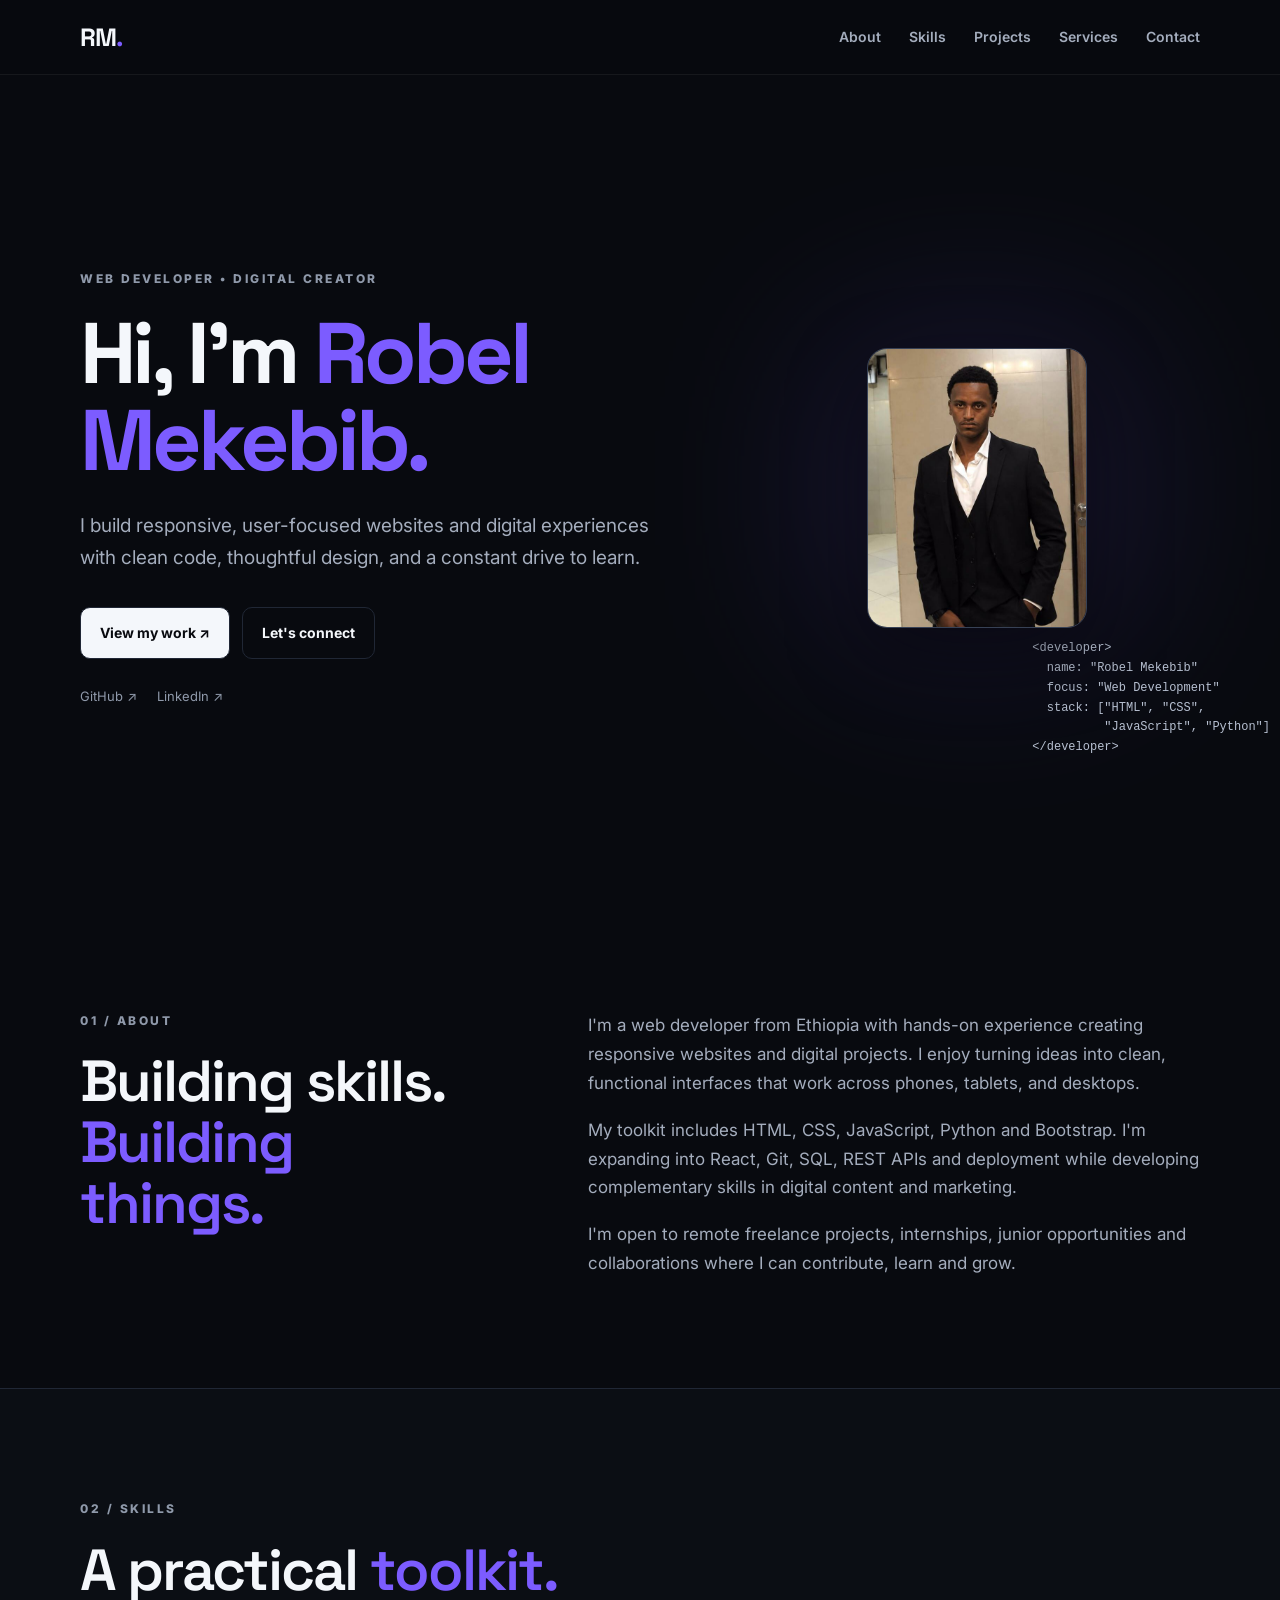
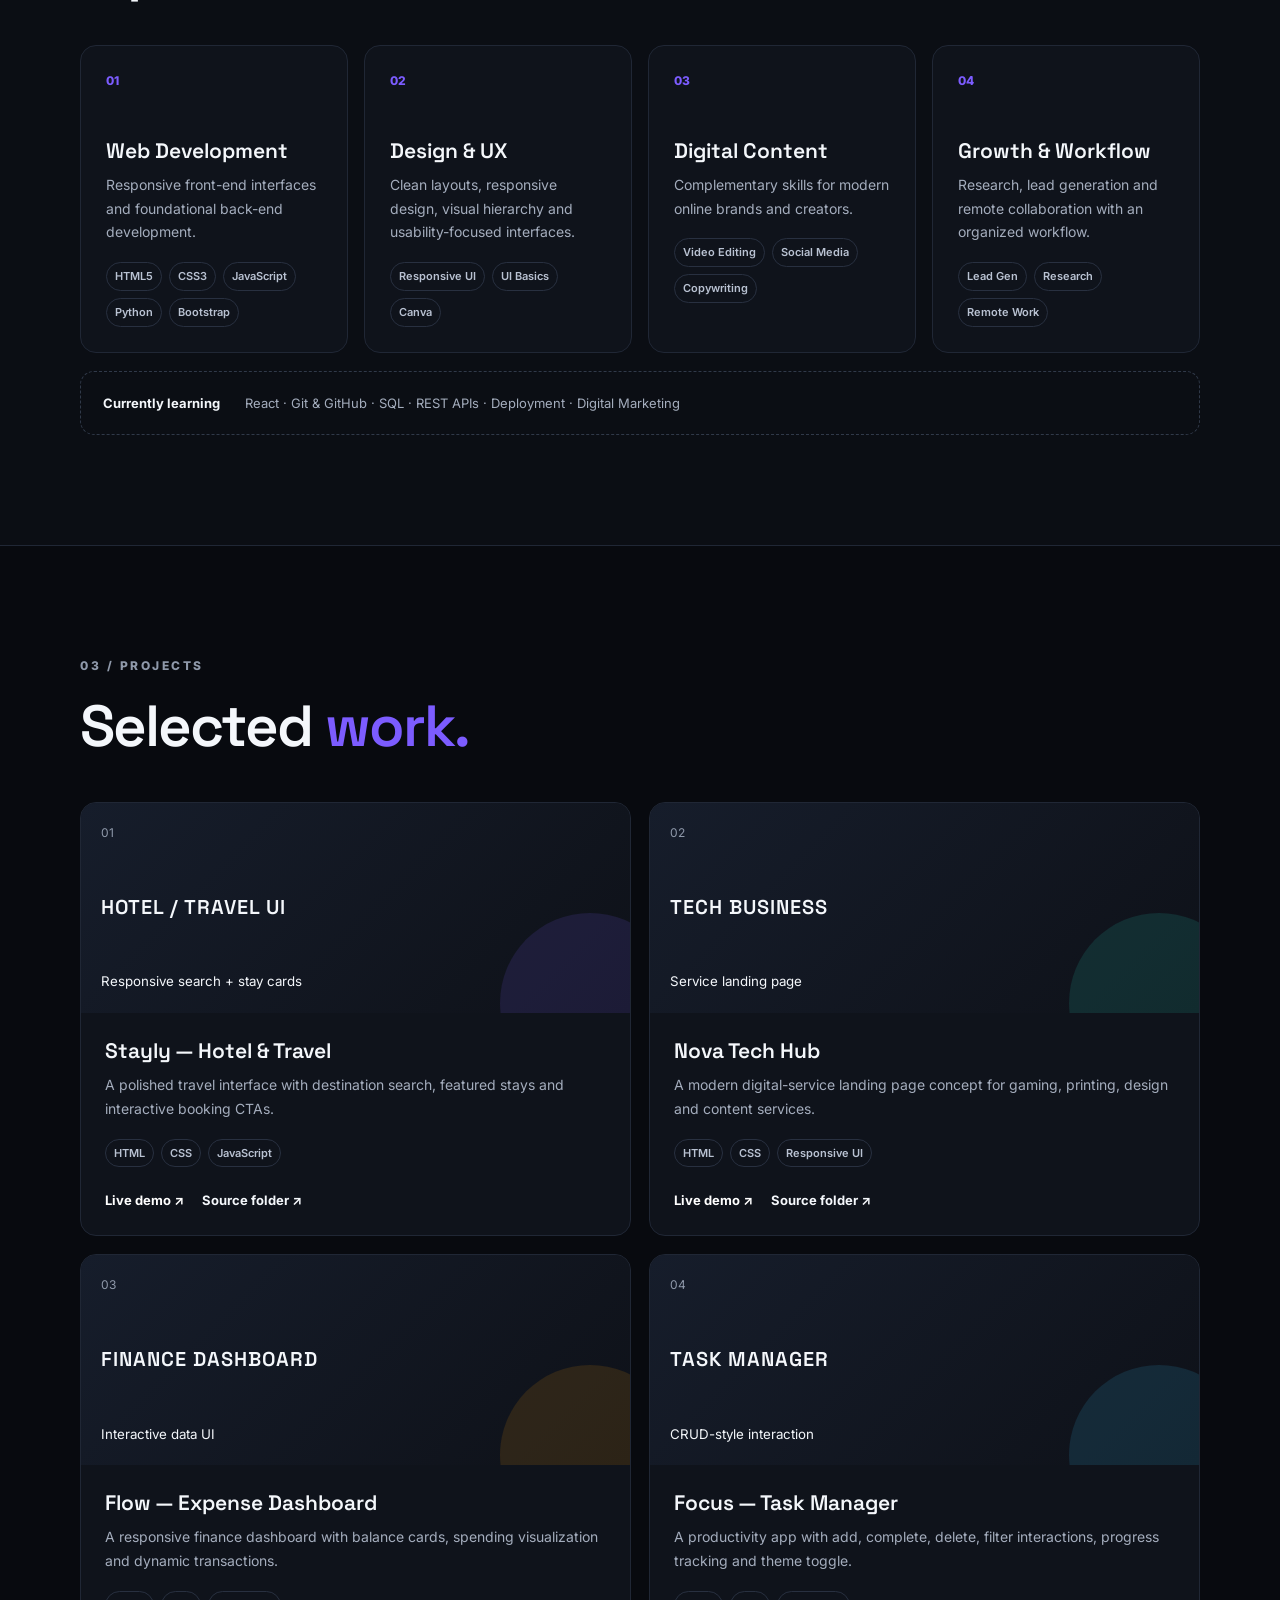
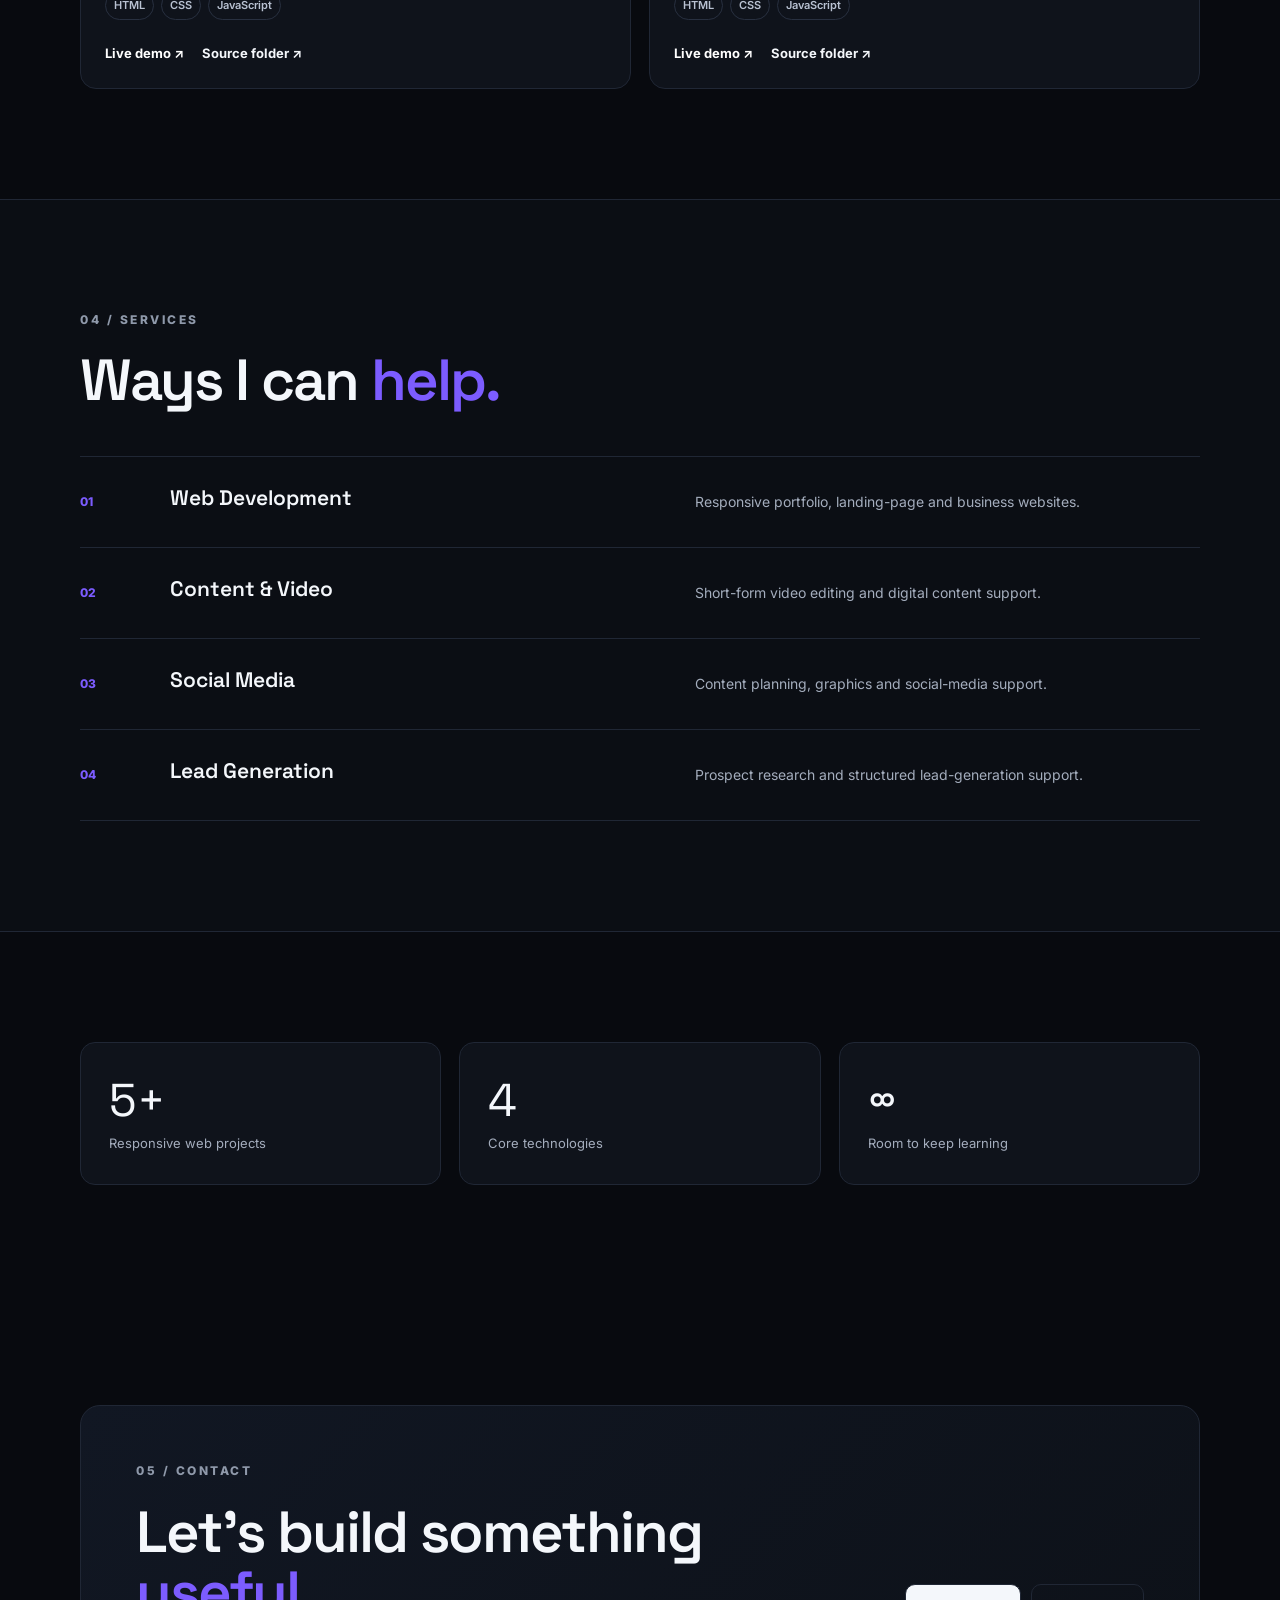
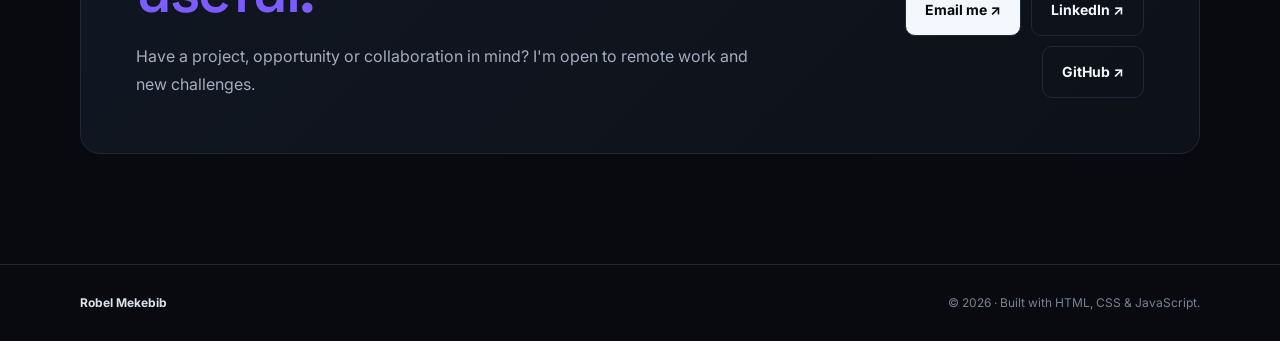
<file: index.html>
<!doctype html>
<html lang="en">
<head>
<meta charset="utf-8"><meta name="viewport" content="width=device-width,initial-scale=1">
<meta name="description" content="Portfolio of Robel Mekebib — web developer and digital creator based in Ethiopia.">
<title>Robel Mekebib — Web Developer</title>
<link rel="preconnect" href="https://fonts.googleapis.com"><link rel="preconnect" href="https://fonts.gstatic.com" crossorigin>
<link href="https://fonts.googleapis.com/css2?family=Inter:wght@400;500;600;700;800&family=Space+Grotesk:wght@500;600;700&display=swap" rel="stylesheet">
<link rel="stylesheet" href="style.css">
</head>
<body>
<header class="nav-wrap"><nav class="nav container">
<a class="brand" href="#home">RM<span>.</span></a>
<button class="menu" aria-label="Open menu" aria-expanded="false"><span></span><span></span><span></span></button>
<div class="nav-links"><a href="#about">About</a><a href="#skills">Skills</a><a href="#projects">Projects</a><a href="#services">Services</a><a href="#contact">Contact</a></div>
</nav></header>
<main>
<section id="home" class="hero section"><div class="container hero-grid">
<div><p class="eyebrow">WEB DEVELOPER • DIGITAL CREATOR</p><h1>Hi, I'm <span>Robel Mekebib.</span></h1>
<p class="hero-lead">I build responsive, user-focused websites and digital experiences with clean code, thoughtful design, and a constant drive to learn.</p>
<div class="actions"><a class="btn primary" href="#projects">View my work ↗</a><a class="btn ghost" href="#contact">Let's connect</a></div>
<div class="quick-links"><a href="https://github.com/robelmekebib" target="_blank">GitHub ↗</a><a href="https://www.linkedin.com/in/robel-mekebib-432105428" target="_blank">LinkedIn ↗</a></div></div>
<div class="hero-card"><div class="glow"></div><img
    src="assets/images/robel.jpg"
    alt="Robel Mekebib"
    class="profile-photo"
>
<div class="code-card"><div class="dots"><i></i><i></i><i></i></div><pre><code>&lt;developer&gt;
  name: "Robel Mekebib"
  focus: "Web Development"
  stack: ["HTML", "CSS",
          "JavaScript", "Python"]
&lt;/developer&gt;</code></pre></div></div>
</div></section>

<section id="about" class="section"><div class="container two-col"><div><p class="eyebrow">01 / ABOUT</p><h2>Building skills.<br><span>Building things.</span></h2></div>
<div class="about-copy"><p>I'm a web developer from Ethiopia with hands-on experience creating responsive websites and digital projects. I enjoy turning ideas into clean, functional interfaces that work across phones, tablets, and desktops.</p>
<p>My toolkit includes HTML, CSS, JavaScript, Python and Bootstrap. I'm expanding into React, Git, SQL, REST APIs and deployment while developing complementary skills in digital content and marketing.</p>
<p>I'm open to remote freelance projects, internships, junior opportunities and collaborations where I can contribute, learn and grow.</p></div></div></section>

<section id="skills" class="section alt"><div class="container"><p class="eyebrow">02 / SKILLS</p><h2>A practical <span>toolkit.</span></h2>
<div class="skill-grid">
<article class="skill-card"><div class="icon">01</div><h3>Web Development</h3><p>Responsive front-end interfaces and foundational back-end development.</p><div class="tags"><b>HTML5</b><b>CSS3</b><b>JavaScript</b><b>Python</b><b>Bootstrap</b></div></article>
<article class="skill-card"><div class="icon">02</div><h3>Design & UX</h3><p>Clean layouts, responsive design, visual hierarchy and usability-focused interfaces.</p><div class="tags"><b>Responsive UI</b><b>UI Basics</b><b>Canva</b></div></article>
<article class="skill-card"><div class="icon">03</div><h3>Digital Content</h3><p>Complementary skills for modern online brands and creators.</p><div class="tags"><b>Video Editing</b><b>Social Media</b><b>Copywriting</b></div></article>
<article class="skill-card"><div class="icon">04</div><h3>Growth & Workflow</h3><p>Research, lead generation and remote collaboration with an organized workflow.</p><div class="tags"><b>Lead Gen</b><b>Research</b><b>Remote Work</b></div></article>
</div><div class="learning"><strong>Currently learning</strong><p>React · Git & GitHub · SQL · REST APIs · Deployment · Digital Marketing</p></div></div></section>

<section id="projects" class="section"><div class="container"><div class="section-head"><div><p class="eyebrow">03 / PROJECTS</p><h2>Selected <span>work.</span></h2></div></div><div class="project-grid"><article class="project"><a class="project-visual web" href="projects/hotel-travel/index.html" target="_blank"><span>01</span><strong>HOTEL / TRAVEL UI</strong><small>Responsive search + stay cards</small></a><div class="project-body"><h3>Stayly — Hotel & Travel</h3><p>A polished travel interface with destination search, featured stays and interactive booking CTAs.</p><div class="tags"><b>HTML</b><b>CSS</b><b>JavaScript</b></div><div class="project-links"><a href="projects/hotel-travel/index.html" target="_blank">Live demo ↗</a><a href="projects/hotel-travel/" target="_blank">Source folder ↗</a></div></div></article><article class="project"><a class="project-visual business" href="projects/nova-tech-hub/index.html" target="_blank"><span>02</span><strong>TECH BUSINESS</strong><small>Service landing page</small></a><div class="project-body"><h3>Nova Tech Hub</h3><p>A modern digital-service landing page concept for gaming, printing, design and content services.</p><div class="tags"><b>HTML</b><b>CSS</b><b>Responsive UI</b></div><div class="project-links"><a href="projects/nova-tech-hub/index.html" target="_blank">Live demo ↗</a><a href="projects/nova-tech-hub/" target="_blank">Source folder ↗</a></div></div></article><article class="project"><a class="project-visual portfolio" href="projects/expense-dashboard/index.html" target="_blank"><span>03</span><strong>FINANCE DASHBOARD</strong><small>Interactive data UI</small></a><div class="project-body"><h3>Flow — Expense Dashboard</h3><p>A responsive finance dashboard with balance cards, spending visualization and dynamic transactions.</p><div class="tags"><b>HTML</b><b>CSS</b><b>JavaScript</b></div><div class="project-links"><a href="projects/expense-dashboard/index.html" target="_blank">Live demo ↗</a><a href="projects/expense-dashboard/" target="_blank">Source folder ↗</a></div></div></article><article class="project"><a class="project-visual python" href="projects/task-manager/index.html" target="_blank"><span>04</span><strong>TASK MANAGER</strong><small>CRUD-style interaction</small></a><div class="project-body"><h3>Focus — Task Manager</h3><p>A productivity app with add, complete, delete, filter interactions, progress tracking and theme toggle.</p><div class="tags"><b>HTML</b><b>CSS</b><b>JavaScript</b></div><div class="project-links"><a href="projects/task-manager/index.html" target="_blank">Live demo ↗</a><a href="projects/task-manager/" target="_blank">Source folder ↗</a></div></div></article></div></div></section>
<section id="services" class="section alt"><div class="container"><p class="eyebrow">04 / SERVICES</p><h2>Ways I can <span>help.</span></h2>
<div class="service-list"><div><span>01</span><h3>Web Development</h3><p>Responsive portfolio, landing-page and business websites.</p></div>
<div><span>02</span><h3>Content & Video</h3><p>Short-form video editing and digital content support.</p></div>
<div><span>03</span><h3>Social Media</h3><p>Content planning, graphics and social-media support.</p></div>
<div><span>04</span><h3>Lead Generation</h3><p>Prospect research and structured lead-generation support.</p></div></div></div></section>

<section class="section"><div class="container stats"><div><strong>5+</strong><span>Responsive web projects</span></div><div><strong>4</strong><span>Core technologies</span></div><div><strong>∞</strong><span>Room to keep learning</span></div></div></section>
<section id="contact" class="section contact"><div class="container contact-box"><div><p class="eyebrow">05 / CONTACT</p><h2>Let's build something <span>useful.</span></h2><p>Have a project, opportunity or collaboration in mind? I'm open to remote work and new challenges.</p></div>
<div class="contact-actions"><a class="btn primary" href="mailto:robelmk20@gmail.com">Email me ↗</a><a class="btn ghost" href="https://www.linkedin.com/in/robel-mekebib-432105428" target="_blank">LinkedIn ↗</a><a class="btn ghost" href="https://github.com/robelmekebib" target="_blank">GitHub ↗</a></div></div></section>
</main>
<footer><div class="container footer"><strong>Robel Mekebib</strong><span>© <span id="year"></span> · Built with HTML, CSS & JavaScript.</span></div></footer>
<script src="script.js"></script></body></html>
</file>
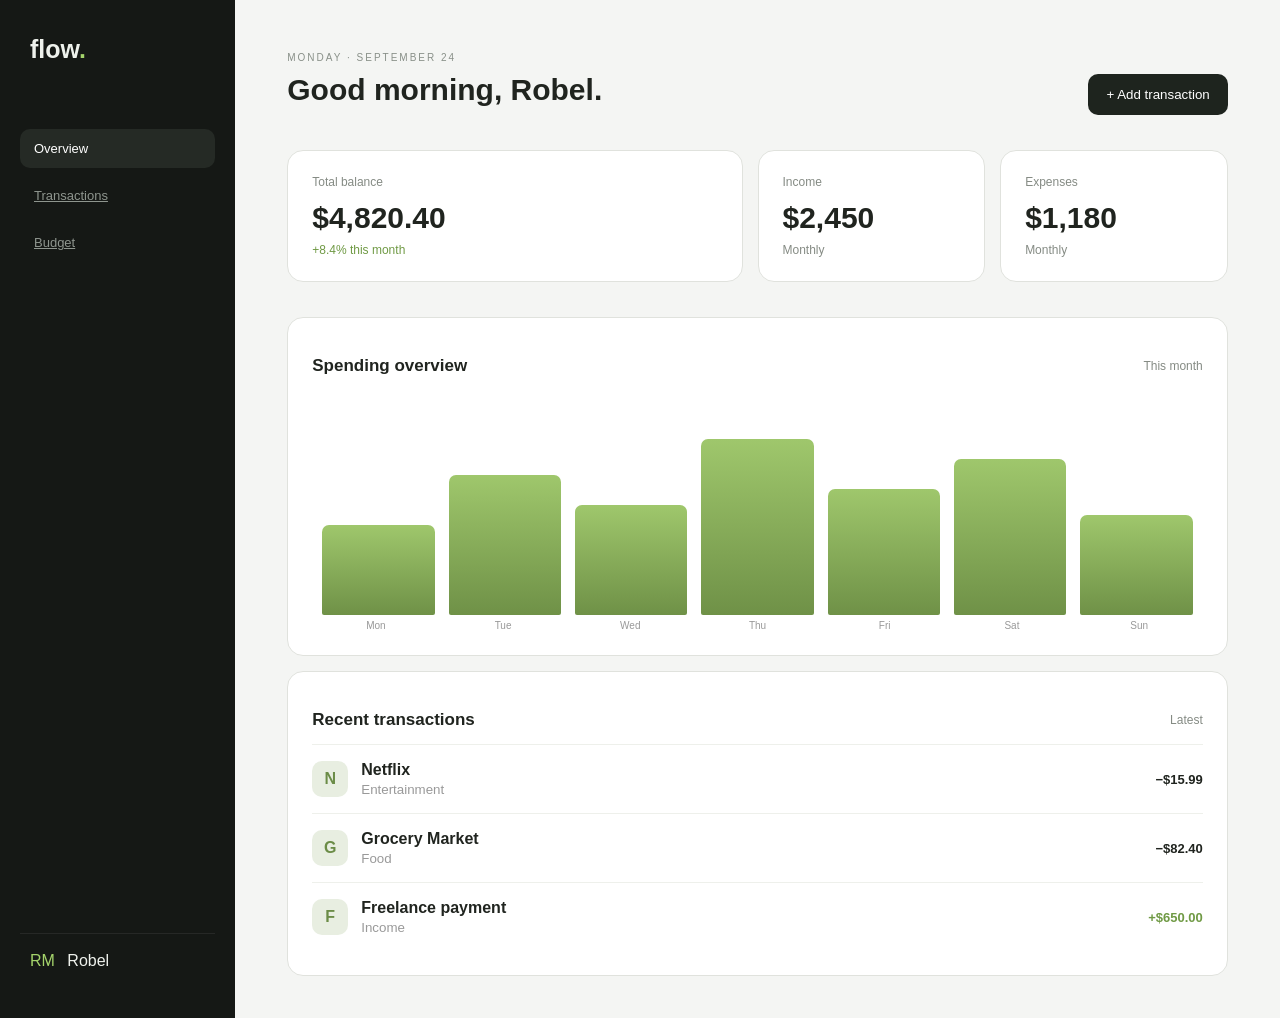
<file: projects/expense-dashboard/index.html>
<!doctype html><html><head><meta charset="utf-8"><meta name="viewport" content="width=device-width,initial-scale=1"><title>Flow — Expense Dashboard</title><link rel="stylesheet" href="style.css"></head><body><div class="app"><aside><div class="brand">flow<span>.</span></div><nav><a class="active">Overview</a><a href="#transactions">Transactions</a><a href="#budget">Budget</a></nav><div class="user">RM <span>Robel</span></div></aside><main><div class="top"><div><p>MONDAY · SEPTEMBER 24</p><h1>Good morning, Robel.</h1></div><button id="add">+ Add transaction</button></div><section class="stats"><div><small>Total balance</small><strong>$4,820.40</strong><span>+8.4% this month</span></div><div><small>Income</small><strong>$2,450</strong><span>Monthly</span></div><div><small>Expenses</small><strong>$1,180</strong><span>Monthly</span></div></section><section class="panel" id="budget"><div class="head"><h2>Spending overview</h2><span>This month</span></div><div class="bars"><i style="height:45%"></i><i style="height:70%"></i><i style="height:55%"></i><i style="height:88%"></i><i style="height:63%"></i><i style="height:78%"></i><i style="height:50%"></i></div><div class="legend"><span>Mon</span><span>Tue</span><span>Wed</span><span>Thu</span><span>Fri</span><span>Sat</span><span>Sun</span></div></section><section class="panel" id="transactions"><div class="head"><h2>Recent transactions</h2><span>Latest</span></div><div id="list"><div class="tx"><div class="avatar">N</div><div><b>Netflix</b><small>Entertainment</small></div><strong>−$15.99</strong></div><div class="tx"><div class="avatar">G</div><div><b>Grocery Market</b><small>Food</small></div><strong>−$82.40</strong></div><div class="tx"><div class="avatar">F</div><div><b>Freelance payment</b><small>Income</small></div><strong class="income">+$650.00</strong></div></div></section></main></div><script>document.getElementById('add').onclick=()=>{const x=document.createElement('div');x.className='tx';x.innerHTML='<div class="avatar">+</div><div><b>New transaction</b><small>Demo entry</small></div><strong>−$25.00</strong>';document.getElementById('list').prepend(x)}</script></body></html>
</file>
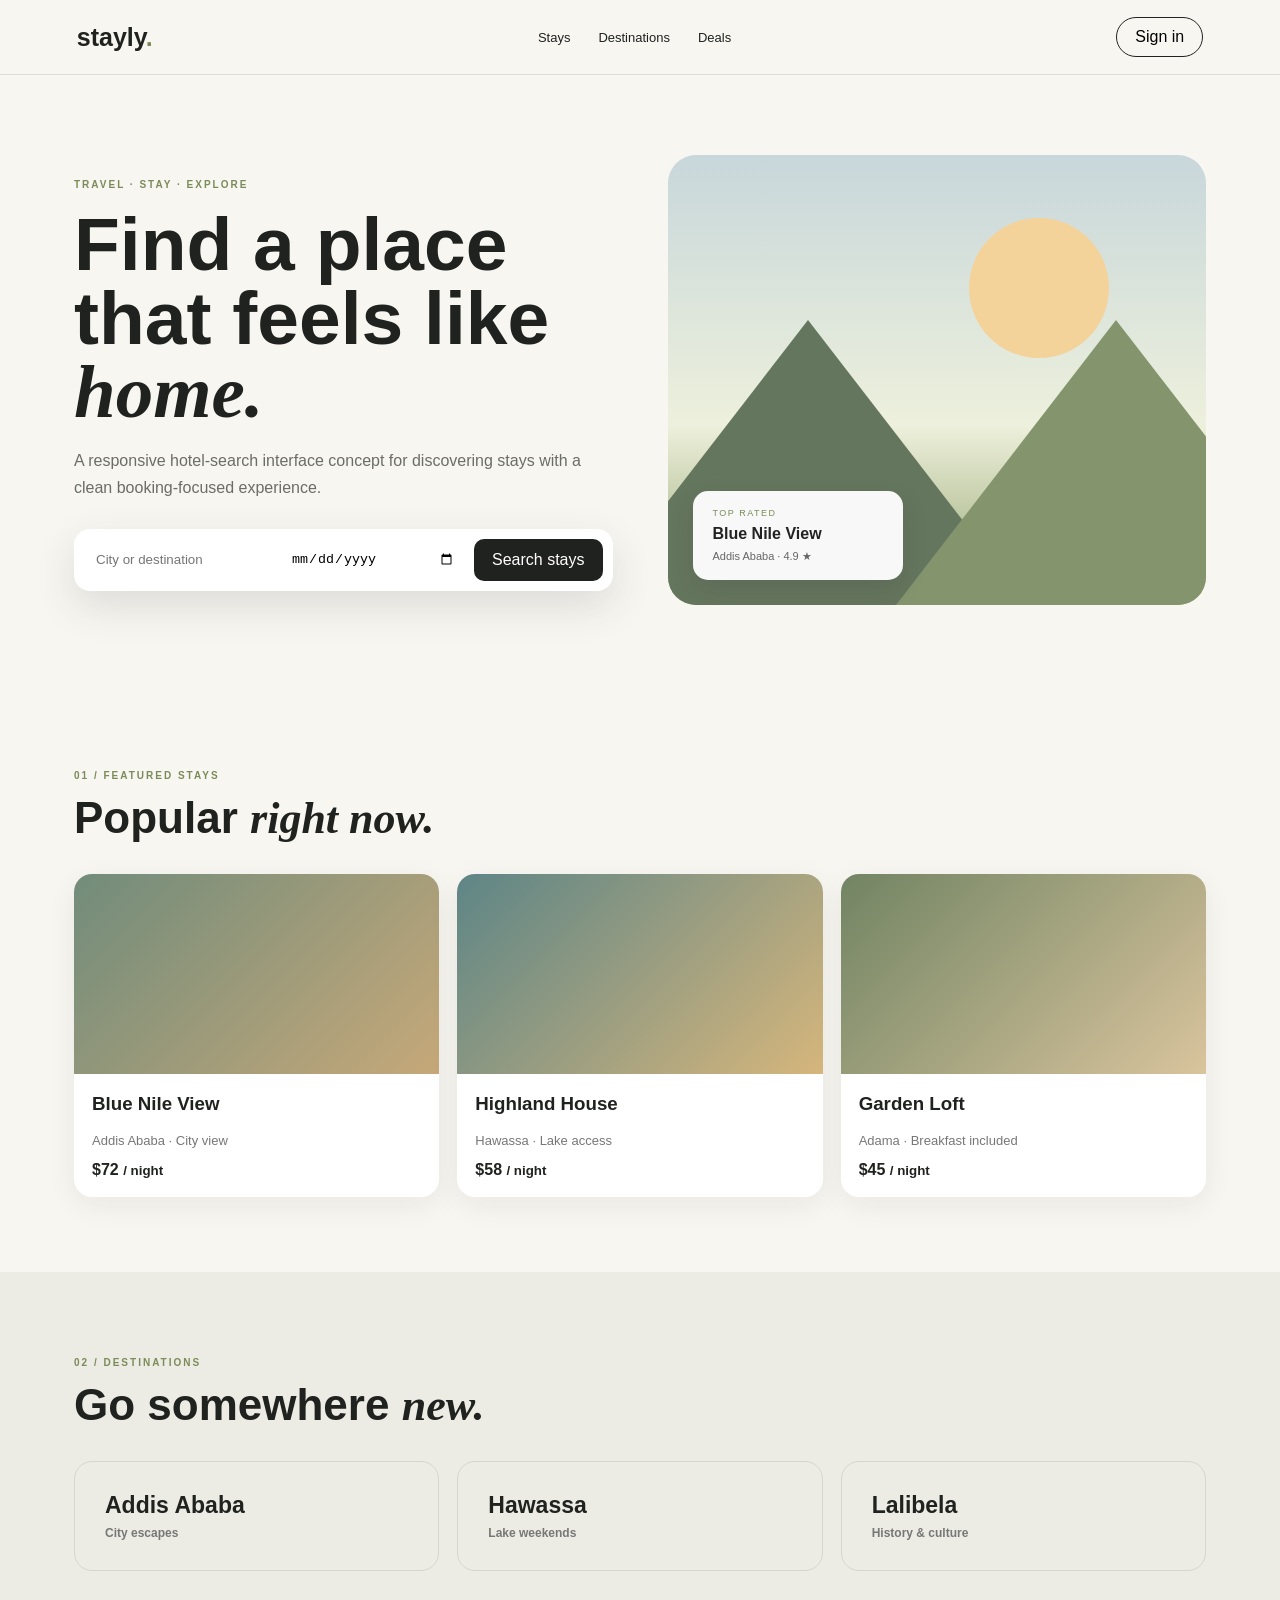
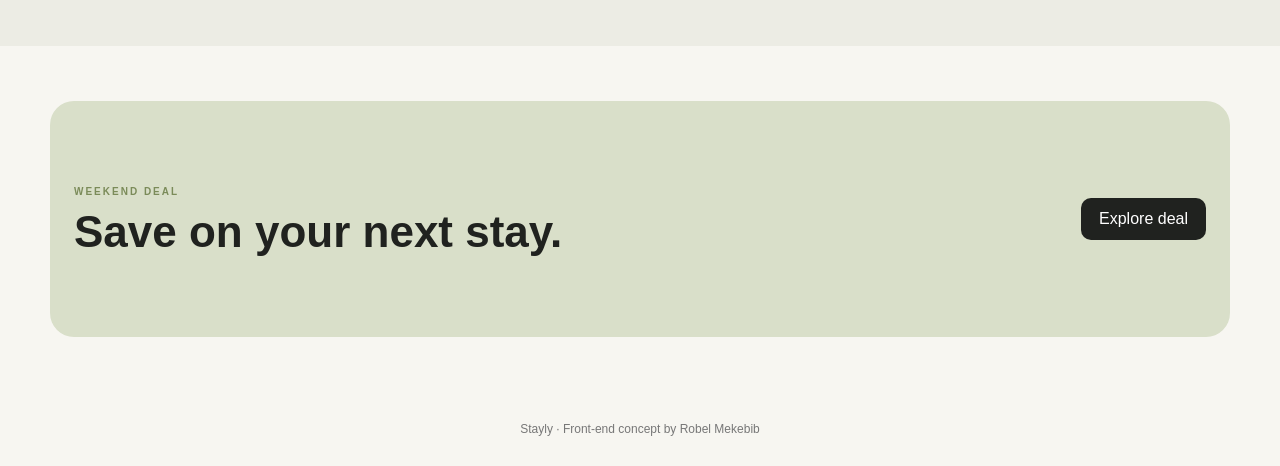
<file: projects/hotel-travel/index.html>
<!doctype html><html><head><meta charset="utf-8"><meta name="viewport" content="width=device-width,initial-scale=1"><title>Stayly — Hotel & Travel</title><link rel="stylesheet" href="style.css"></head><body><header><a class="logo">stayly<span>.</span></a><nav><a href="#stays">Stays</a><a href="#destinations">Destinations</a><a href="#deals">Deals</a></nav><button id="sign">Sign in</button></header><main><section class="hero"><div><p class="eyebrow">TRAVEL · STAY · EXPLORE</p><h1>Find a place that feels like <em>home.</em></h1><p class="lead">A responsive hotel-search interface concept for discovering stays with a clean booking-focused experience.</p><div class="search"><input id="where" placeholder="City or destination"><input type="date"><button id="search">Search stays</button></div></div><div class="art"><div class="sun"></div><div class="mountain a"></div><div class="mountain b"></div><div class="card">TOP RATED<strong>Blue Nile View</strong><small>Addis Ababa · 4.9 ★</small></div></div></section><section id="stays"><p class="eyebrow">01 / FEATURED STAYS</p><h2>Popular <em>right now.</em></h2><div class="grid"><article><div class="pic one"></div><h3>Blue Nile View</h3><p>Addis Ababa · City view</p><b>$72 <small>/ night</small></b></article><article><div class="pic two"></div><h3>Highland House</h3><p>Hawassa · Lake access</p><b>$58 <small>/ night</small></b></article><article><div class="pic three"></div><h3>Garden Loft</h3><p>Adama · Breakfast included</p><b>$45 <small>/ night</small></b></article></div></section><section id="destinations" class="dest"><p class="eyebrow">02 / DESTINATIONS</p><h2>Go somewhere <em>new.</em></h2><div class="grid"><div>Addis Ababa<small>City escapes</small></div><div>Hawassa<small>Lake weekends</small></div><div>Lalibela<small>History & culture</small></div></div></section><section id="deals" class="cta"><div><p class="eyebrow">WEEKEND DEAL</p><h2>Save on your next stay.</h2></div><button id="deal">Explore deal</button></section></main><footer>Stayly · Front-end concept by Robel Mekebib</footer><script src="script.js"></script></body></html>
</file>
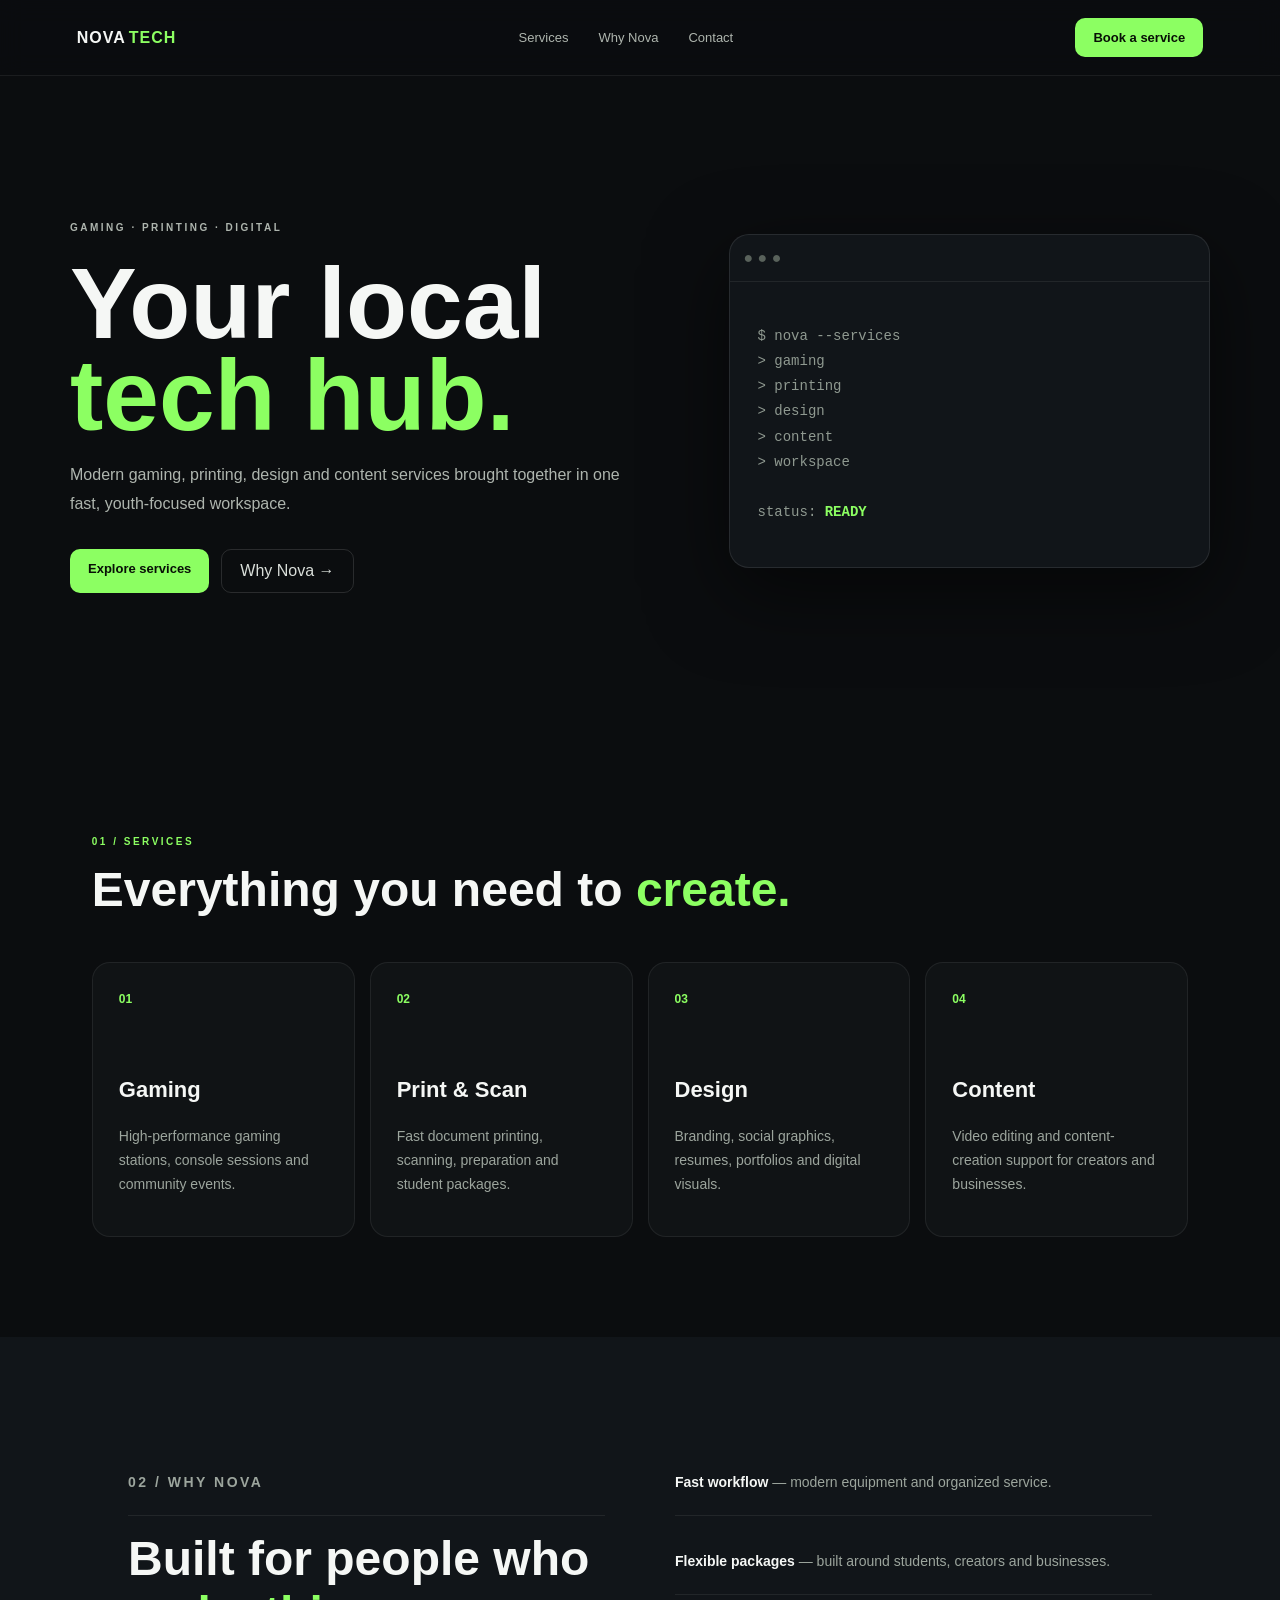
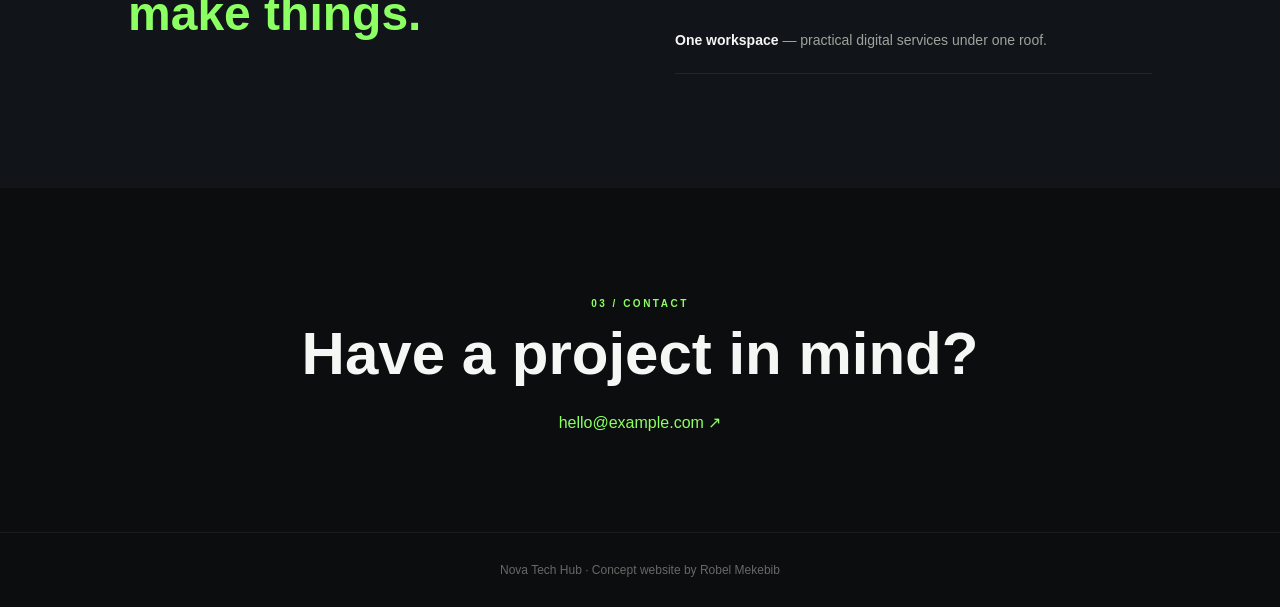
<file: projects/nova-tech-hub/index.html>
<!doctype html><html><head><meta charset="utf-8"><meta name="viewport" content="width=device-width,initial-scale=1"><title>Nova Tech Hub</title><link rel="stylesheet" href="style.css"></head><body><header><a class="logo">NOVA<span>TECH</span></a><nav><a href="#services">Services</a><a href="#why">Why Nova</a><a href="#contact">Contact</a></nav><a class="navbtn" href="#contact">Book a service</a></header><main><section class="hero"><div><p class="eyebrow">GAMING · PRINTING · DIGITAL</p><h1>Your local <span>tech hub.</span></h1><p>Modern gaming, printing, design and content services brought together in one fast, youth-focused workspace.</p><div class="buttons"><a class="primary" href="#services">Explore services</a><a class="secondary" href="#why">Why Nova →</a></div></div><div class="terminal"><div class="bar">● ● ●</div><pre>$ nova --services
> gaming
> printing
> design
> content
> workspace

status: <b>READY</b></pre></div></section><section id="services"><p class="eyebrow">01 / SERVICES</p><h2>Everything you need to <span>create.</span></h2><div class="grid"><article><b>01</b><h3>Gaming</h3><p>High-performance gaming stations, console sessions and community events.</p></article><article><b>02</b><h3>Print & Scan</h3><p>Fast document printing, scanning, preparation and student packages.</p></article><article><b>03</b><h3>Design</h3><p>Branding, social graphics, resumes, portfolios and digital visuals.</p></article><article><b>04</b><h3>Content</h3><p>Video editing and content-creation support for creators and businesses.</p></article></div></section><section id="why" class="why"><div><p class="eyebrow">02 / WHY NOVA</p><h2>Built for people who <span>make things.</span></h2></div><div><p><strong>Fast workflow</strong> — modern equipment and organized service.</p><p><strong>Flexible packages</strong> — built around students, creators and businesses.</p><p><strong>One workspace</strong> — practical digital services under one roof.</p></div></section><section id="contact" class="contact"><p class="eyebrow">03 / CONTACT</p><h2>Have a project in mind?</h2><a href="mailto:hello@example.com">hello@example.com ↗</a></section></main><footer>Nova Tech Hub · Concept website by Robel Mekebib</footer></body></html>
</file>
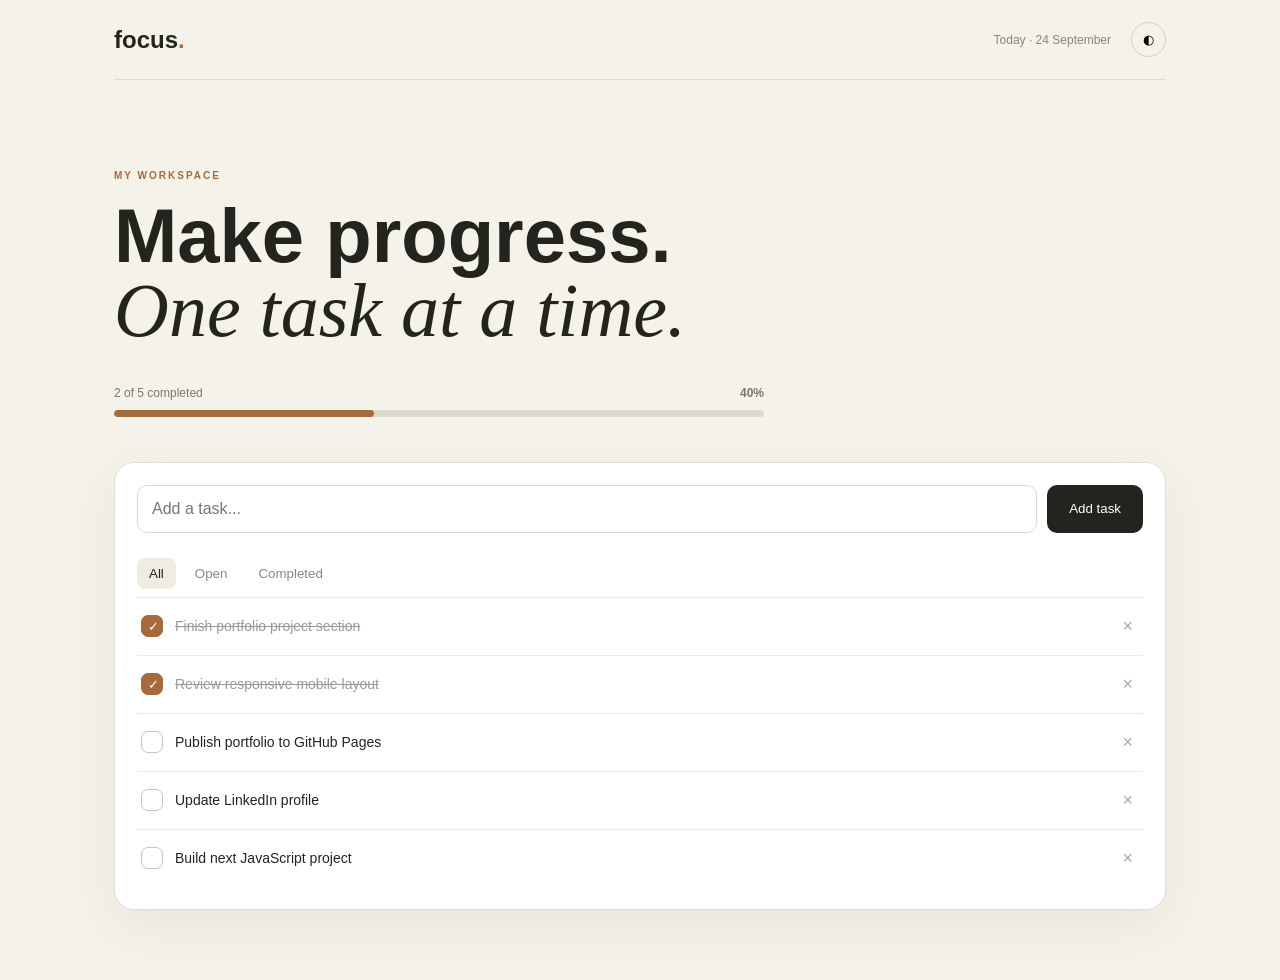
<file: projects/task-manager/index.html>
<!doctype html><html><head><meta charset="utf-8"><meta name="viewport" content="width=device-width,initial-scale=1"><title>Focus — Task Manager</title><link rel="stylesheet" href="style.css"></head><body><div class="shell"><header><a class="logo">focus<span>.</span></a><div class="date">Today · 24 September</div><button id="theme">◐</button></header><main><section class="intro"><p class="eyebrow">MY WORKSPACE</p><h1>Make progress.<br><span>One task at a time.</span></h1><div class="progress"><div><span id="count"></span><b id="pct">40%</b></div><div class="track"><i id="bar"></i></div></div></section><section class="task-box"><form id="form"><input id="task" placeholder="Add a task..." autocomplete="off"><button>Add task</button></form><div class="filters"><button class="filter active" data-f="all">All</button><button class="filter" data-f="open">Open</button><button class="filter" data-f="done">Completed</button></div><ul id="tasks"><li class="done"><button class="check">✓</button><span>Finish portfolio project section</span><button class="delete">×</button></li><li class="done"><button class="check">✓</button><span>Review responsive mobile layout</span><button class="delete">×</button></li><li><button class="check"></button><span>Publish portfolio to GitHub Pages</span><button class="delete">×</button></li><li><button class="check"></button><span>Update LinkedIn profile</span><button class="delete">×</button></li><li><button class="check"></button><span>Build next JavaScript project</span><button class="delete">×</button></li></ul></section></main></div><script src="script.js"></script></body></html>
</file>
<file: style.css>
:root{--bg:#080a0f;--surface:#0f131b;--text:#f4f7fb;--muted:#a4adbd;--line:#202735;--accent:#7c5cff;--accent2:#2dd4bf;--max:1120px}*{box-sizing:border-box;margin:0;padding:0}html{scroll-behavior:smooth}body{font-family:Inter,system-ui,sans-serif;background:var(--bg);color:var(--text);line-height:1.7}a{color:inherit;text-decoration:none}.container{width:min(calc(100% - 40px),var(--max));margin:auto}.section{padding:110px 0}.alt{background:#0b0e14;border-block:1px solid var(--line)}.nav-wrap{position:sticky;top:0;z-index:20;background:rgba(8,10,15,.82);backdrop-filter:blur(16px);border-bottom:1px solid #ffffff0f}.nav{height:74px;display:flex;align-items:center;justify-content:space-between}.brand{font:800 25px "Space Grotesk";letter-spacing:-1px}.brand span,h1 span,h2 span{color:var(--accent)}.nav-links{display:flex;gap:28px;color:var(--muted);font-size:14px;font-weight:600}.nav-links a:hover,.quick-links a:hover{color:#fff}.menu{display:none;background:none;border:0}.hero{min-height:calc(100vh - 74px);display:grid;align-items:center}.hero-grid{display:grid;grid-template-columns:1.15fr .85fr;gap:70px;align-items:center}.eyebrow{font-size:12px;letter-spacing:2.5px;color:#8f99aa;font-weight:800;margin-bottom:20px}.hero h1{font:700 clamp(48px,7vw,86px)/1.02 "Space Grotesk";letter-spacing:-4px}.hero-lead{font-size:19px;color:var(--muted);max-width:680px;margin:25px 0 32px}.actions{display:flex;gap:12px;flex-wrap:wrap}.btn{display:inline-flex;padding:13px 19px;border-radius:10px;border:1px solid var(--line);font-weight:700;font-size:14px;transition:.2s}.btn:hover{transform:translateY(-2px);border-color:#46516a}.primary{background:#f4f7fb;color:#080a0f}.ghost{background:transparent}.quick-links{display:flex;gap:20px;margin-top:26px;color:#8f99aa;font-size:13px}.hero-card{position:relative;min-height:460px;display:flex;align-items:center;justify-content:center}.glow{position:absolute;width:280px;height:280px;background:var(--accent);filter:blur(100px);opacity:.18}.profile-photo {
    width: 220px;
    height: 280px;
    object-fit: cover;
    object-position: center;
    border-radius: 20px;
    border: 1px solid #374155;
    box-shadow: 0 25px 80px rgba(0, 0, 0, 0.45);
    position: relative;
    z-index: 3;
}.code-card {
    position: absolute;
    right: -70px;
    bottom: -40px;
    z-index: 2;
}.dots{display:flex;gap:6px;margin-bottom:12px}.dots i{width:7px;height:7px;border-radius:50%;background:#394255}.code-card pre{font:12px/1.65 ui-monospace,monospace;color:#b7c0d1;white-space:pre-wrap}.two-col{display:grid;grid-template-columns:.8fr 1.2fr;gap:100px}.two-col h2,h2{font:600 clamp(38px,5vw,58px)/1.05 "Space Grotesk";letter-spacing:-2px}.about-copy{color:var(--muted);font-size:17px}.about-copy p+p{margin-top:18px}.skill-grid{display:grid;grid-template-columns:repeat(4,1fr);gap:16px;margin-top:45px}.skill-card{background:var(--surface);border:1px solid var(--line);border-radius:16px;padding:25px}.icon{color:var(--accent);font-weight:800;font-size:12px;margin-bottom:45px}.skill-card h3,.project h3,.service-list h3{font:600 21px "Space Grotesk";margin-bottom:9px}.skill-card p,.project p,.service-list p,.muted,.note{color:var(--muted);font-size:14px}.tags{display:flex;flex-wrap:wrap;gap:7px;margin-top:18px}.tags b{font-size:11px;color:#b9c2d2;border:1px solid #283040;border-radius:100px;padding:4px 8px;font-weight:600}.learning{margin-top:18px;padding:20px 22px;border:1px dashed #303949;border-radius:14px;display:flex;gap:25px;align-items:center}.learning strong{font-size:13px;white-space:nowrap}.learning p{color:var(--muted);font-size:13px}.section-head{display:flex;justify-content:space-between;align-items:end;gap:30px;margin-bottom:45px}.project-grid{display:grid;grid-template-columns:repeat(2,1fr);gap:18px}.project{background:var(--surface);border:1px solid var(--line);border-radius:16px;overflow:hidden}.project-visual{height:210px;display:flex;flex-direction:column;justify-content:space-between;padding:20px;background:linear-gradient(135deg,#161d2b,#0e1118);position:relative;overflow:hidden}.project-visual:after{content:"";position:absolute;width:180px;height:180px;border-radius:50%;background:var(--accent);opacity:.13;right:-50px;bottom:-80px}.project-visual span{font-size:12px;color:#8f99aa}.project-visual strong{font:600 20px "Space Grotesk";letter-spacing:1px;z-index:1}.business:after{background:var(--accent2)}.portfolio:after{background:#f59e0b}.python:after{background:#38bdf8}.project-body{padding:24px}.project-body h3{margin-bottom:9px}.project-links{display:flex;gap:18px;margin-top:22px;font-size:13px;font-weight:700}.project-links a:first-child{color:#fff}.note{margin-top:18px}.service-list{margin-top:45px;border-top:1px solid var(--line)}.service-list>div{display:grid;grid-template-columns:70px 1fr 1fr;gap:20px;align-items:center;padding:27px 0;border-bottom:1px solid var(--line)}.service-list span{color:var(--accent);font-size:12px;font-weight:800}.service-list p{max-width:450px}.stats{display:grid;grid-template-columns:repeat(3,1fr);gap:18px}.stats div{padding:28px;background:var(--surface);border:1px solid var(--line);border-radius:15px}.stats strong{font:46px "Space Grotesk";display:block}.stats span{font-size:13px;color:var(--muted)}.contact-box{border:1px solid var(--line);background:linear-gradient(135deg,#111723,#0d1118);border-radius:20px;padding:55px;display:flex;justify-content:space-between;align-items:end;gap:50px}.contact-box h2{max-width:650px}.contact-box>div:first-child>p:last-child{color:var(--muted);max-width:620px;margin-top:20px}.contact-actions{display:flex;gap:10px;flex-wrap:wrap;justify-content:flex-end}footer{border-top:1px solid var(--line);padding:28px 0}.footer{display:flex;justify-content:space-between;color:#788294;font-size:12px}.footer strong{color:#dce2eb}@media(max-width:650px){.hero-grid,.two-col{grid-template-columns:1fr;gap:50px}.hero-card {
    position: relative;
}.skill-grid{grid-template-columns:repeat(2,1fr)}.section-head{align-items:start;flex-direction:column}.contact-box{align-items:start;flex-direction:column}.contact-actions{justify-content:flex-start}.service-list>div{grid-template-columns:45px 1fr}.service-list p{grid-column:2}.code-card{right:2%;bottom:0}}@media(max-width:650px){.container{width:min(calc(100% - 28px),var(--max))}.section{padding:80px 0}.nav-links{display:none;position:absolute;top:74px;left:0;right:0;background:#0a0d14;padding:18px 20px;border-bottom:1px solid var(--line);flex-direction:column;gap:15px}.nav-links.open{display:flex}.menu{display:flex;flex-direction:column;gap:5px}.menu span{display:block;width:22px;height:2px;background:#fff}.hero h1{font-size:52px;letter-spacing:-2.5px}.hero-lead{font-size:16px}.hero-card{min-height:310px}.avatar-placeholder{width:160px;height:160px;font-size:45px}.code-card{width:260px}.skill-grid,.project-grid,.stats{grid-template-columns:1fr}.learning{display:block}.learning p{margin-top:8px}.contact-box{padding:30px}.footer{flex-direction:column;gap:8px}}
/* ===== MOBILE HERO FIX ===== */

@media (max-width: 650px) {

    .hero-card {
        min-height: auto;
        height: auto;
        display: flex;
        flex-direction: column;
        align-items: center;
        justify-content: center;
        gap: 25px;
    }

    .profile-photo {
        width: 220px;
        height: 285px;
        position: relative;
        z-index: 2;
    }

    .code-card {
        position: relative;
        right: auto;
        bottom: auto;
        left: auto;
        transform: none;
        width: min(90%, 300px);
        margin: 0 auto;
        z-index: 1;
    }
}
</file>
<file: projects/expense-dashboard/style.css>
*{box-sizing:border-box}body{margin:0;background:#f4f5f3;color:#20241f;font-family:Arial,sans-serif}.app{display:grid;grid-template-columns:235px 1fr;min-height:100vh}aside{background:#151815;color:#eef1ec;padding:30px 20px;display:flex;flex-direction:column}.brand{font-size:25px;font-weight:800;margin:5px 10px 65px}.brand span{color:#a4d36b}nav{display:grid;gap:8px}nav a{padding:12px 14px;border-radius:10px;color:#8e958e;font-size:13px}.active{background:#252a25;color:#fff!important}.user{margin-top:auto;border-top:1px solid #ffffff12;padding:18px 10px;color:#a4d36b}.user span{color:#eef1ec;margin-left:8px}main{padding:42px 5%;max-width:1200px;width:100%;margin:auto}.top{display:flex;justify-content:space-between;align-items:end}.top p{font-size:10px;letter-spacing:2px;color:#899089}.top h1{font-size:30px;margin:8px 0}.top button{background:#1e241e;color:#fff;border:0;border-radius:10px;padding:13px 18px;cursor:pointer}.stats{display:grid;grid-template-columns:2fr 1fr 1fr;gap:15px;margin:35px 0}.stats div,.panel{background:#fff;border:1px solid #e0e2dd;border-radius:16px;padding:24px}.stats small,.stats span{display:block;color:#858b84;font-size:12px}.stats strong{display:block;font-size:30px;margin:12px 0 8px}.stats div:first-child span,.income{color:#709a45}.panel{margin-top:15px}.head{display:flex;justify-content:space-between;align-items:center}.head h2{font-size:17px}.head span{font-size:12px;color:#858b84}.bars{height:230px;display:flex;align-items:end;gap:14px;padding:25px 10px 5px}.bars i{flex:1;background:linear-gradient(#9fc76c,#6f9147);border-radius:7px 7px 2px 2px}.legend{display:grid;grid-template-columns:repeat(7,1fr);color:#999;font-size:10px;text-align:center}.tx{display:flex;align-items:center;gap:13px;border-top:1px solid #eef0eb;padding:16px 0}.avatar{width:36px;height:36px;border-radius:10px;background:#e8eee1;display:grid;place-items:center;color:#6b8c47;font-weight:700}.tx div:nth-child(2){flex:1}.tx small{display:block;color:#999;margin-top:3px}.tx>strong{font-size:13px}@media(max-width:750px){.app{grid-template-columns:1fr}aside{display:none}.stats{grid-template-columns:1fr}.top{display:block}.top button{margin-top:18px}.bars{gap:7px}}
</file>
<file: projects/hotel-travel/style.css>
*{box-sizing:border-box}body{margin:0;background:#f7f6f1;color:#20221f;font-family:Arial,sans-serif}a{text-decoration:none;color:inherit}header{height:75px;border-bottom:1px solid #dddcd5;display:flex;align-items:center;justify-content:space-between;padding:0 6%;position:sticky;top:0;background:#f7f6f1ee;backdrop-filter:blur(10px);z-index:3}.logo{font-size:25px;font-weight:800}.logo span{color:#7b8b59}nav{display:flex;gap:28px;font-size:13px}button{border:0;cursor:pointer;font:inherit}header button{border:1px solid #222;background:none;border-radius:99px;padding:10px 18px}.hero{max-width:1180px;margin:auto;padding:80px 24px;display:grid;grid-template-columns:1fr 1fr;gap:55px;align-items:center}.eyebrow{font-size:10px;letter-spacing:2px;color:#7b8b59;font-weight:800}.hero h1{font-size:clamp(48px,6vw,75px);line-height:.98;margin:18px 0}.hero em,h2 em{font-family:Georgia,serif}.lead{color:#6b6d66;line-height:1.7;max-width:560px}.search{background:white;padding:10px;border-radius:16px;box-shadow:0 15px 40px #3332;display:flex;gap:7px;margin-top:28px}.search input{min-width:0;flex:1;border:0;padding:12px;outline:0}.search button,.cta button{background:#20221f;color:#fff;padding:12px 18px;border-radius:10px}.art{height:450px;border-radius:28px;overflow:hidden;position:relative;background:linear-gradient(#c8d7db,#edf0dc 60%,#94a36e)}.sun{width:140px;height:140px;border-radius:50%;background:#f4d39a;position:absolute;right:18%;top:14%}.mountain{position:absolute;bottom:0;width:0;height:0;border-left:220px solid transparent;border-right:220px solid transparent;border-bottom:285px solid #65765e}.a{left:-80px}.b{right:-130px;border-bottom-color:#84956e}.card{position:absolute;left:25px;bottom:25px;background:#fffffff2;border-radius:15px;padding:17px 20px;min-width:210px;font-size:9px;letter-spacing:1.5px;color:#7b8b59;box-shadow:0 10px 25px #2222}.card strong,.card small{display:block;letter-spacing:0;color:#222;margin-top:7px}.card strong{font-size:16px}.card small{color:#666;font-size:11px}main>section:not(.hero),.cta{max-width:1180px;margin:auto;padding:75px 24px}h2{font-size:44px;margin:12px 0 30px}.grid{display:grid;grid-template-columns:repeat(3,1fr);gap:18px}.grid article{background:#fff;padding-bottom:18px;border-radius:18px;overflow:hidden;box-shadow:0 8px 30px #2221}.pic{height:200px}.one{background:linear-gradient(135deg,#718c7b,#c6a879)}.two{background:linear-gradient(135deg,#5d8586,#d6b67c)}.three{background:linear-gradient(135deg,#718463,#d9c49d)}article h3,article p,article b{margin-left:18px;margin-right:18px}article p{color:#777;font-size:13px}.dest{background:#ecece4!important;max-width:none!important;padding-left:max(24px,calc((100% - 1132px)/2))!important;padding-right:max(24px,calc((100% - 1132px)/2))!important}.dest .grid div{padding:30px;border:1px solid #d6d6ce;border-radius:18px;font-size:23px;font-weight:700}.dest small{display:block;color:#777;font-size:12px;margin-top:7px}.cta{margin:55px auto!important;border-radius:24px;background:#d9dfc9;display:flex;justify-content:space-between;align-items:center}.cta h2{margin:5px 0}footer{text-align:center;padding:30px;color:#777;font-size:12px}@media(max-width:800px){nav{display:none}.hero{grid-template-columns:1fr;padding-top:55px}.search{display:grid;grid-template-columns:1fr}.grid{grid-template-columns:1fr}.cta{margin:35px 24px!important;display:block}.cta button{margin-top:15px}}
</file>
<file: projects/nova-tech-hub/style.css>
*{box-sizing:border-box}body{margin:0;background:#0b0d0f;color:#f5f7f5;font-family:Arial,sans-serif}a{color:inherit;text-decoration:none}header{height:76px;border-bottom:1px solid #ffffff12;display:flex;align-items:center;justify-content:space-between;padding:0 6%;position:sticky;top:0;background:#0b0d0fee;backdrop-filter:blur(12px);z-index:2}.logo{font-weight:900;letter-spacing:1px}.logo span{color:#8cff62;margin-left:3px}nav{display:flex;gap:30px;color:#aeb5ae;font-size:13px}.navbtn,.primary{background:#8cff62;color:#081006;padding:12px 18px;border-radius:10px;font-weight:700;font-size:13px}.hero{max-width:1200px;margin:auto;min-height:650px;padding:100px 30px;display:grid;grid-template-columns:1.1fr .9fr;gap:70px;align-items:center}.eyebrow{font-size:10px;letter-spacing:2.5px;color:#8cff62;font-weight:800}.hero h1{font-size:clamp(55px,8vw,100px);line-height:.92;margin:20px 0}.hero h1 span,h2 span{color:#8cff62}.hero p{color:#aeb5ae;line-height:1.8;max-width:570px}.buttons{display:flex;gap:12px;margin-top:30px}.secondary{padding:12px 18px;border:1px solid #ffffff20;border-radius:10px;color:#d9ded9}.terminal{border:1px solid #ffffff18;border-radius:20px;background:#111519;box-shadow:0 25px 80px #0008;overflow:hidden}.bar{padding:14px;border-bottom:1px solid #ffffff12;color:#59625b}.terminal pre{padding:28px;color:#8f9990;line-height:1.8;font-size:14px}.terminal b{color:#8cff62}main>section{padding:100px 6%;max-width:1250px;margin:auto}h2{font-size:48px;max-width:700px;margin:15px 0 45px}.grid{display:grid;grid-template-columns:repeat(4,1fr);gap:15px}.grid article{border:1px solid #ffffff12;background:#101315;border-radius:18px;padding:26px;min-height:260px}.grid b{color:#8cff62;font-size:12px}.grid h3{font-size:22px;margin-top:70px}.grid p,.why p{color:#9ca59d;line-height:1.7;font-size:14px}.why{background:#111519;max-width:none!important;display:grid;grid-template-columns:1fr 1fr;gap:70px;padding-left:10%!important;padding-right:10%!important}.why p{padding:20px 0;border-bottom:1px solid #ffffff12}.why strong{color:#f5f7f5}.contact{text-align:center}.contact h2{font-size:60px;margin:10px auto 25px}.contact>a{color:#8cff62}footer{text-align:center;padding:30px;color:#646b65;border-top:1px solid #ffffff10;font-size:12px}@media(max-width:850px){nav{display:none}.hero{grid-template-columns:1fr;padding-top:70px}.grid{grid-template-columns:1fr 1fr}.why{grid-template-columns:1fr}}@media(max-width:520px){.grid{grid-template-columns:1fr}.navbtn{display:none}.contact h2{font-size:42px}}
</file>
<file: projects/task-manager/style.css>
*{box-sizing:border-box}body{margin:0;background:#f5f2ea;color:#24241f;font-family:Arial,sans-serif}.shell{max-width:1100px;margin:auto;padding:0 24px}header{height:80px;display:flex;align-items:center;border-bottom:1px solid #dfdcd2}.logo{font-size:24px;font-weight:800}.logo span{color:#a66b3d}.date{margin-left:auto;margin-right:20px;color:#89857b;font-size:12px}header button{border:1px solid #d5d0c4;background:transparent;border-radius:50%;width:35px;height:35px;cursor:pointer}.intro{padding:80px 0 45px}.eyebrow{font-size:10px;letter-spacing:2px;color:#a66b3d;font-weight:800}.intro h1{font-size:clamp(45px,7vw,76px);line-height:.98;margin:18px 0 38px}.intro h1 span{font-family:Georgia,serif;font-style:italic;font-weight:500}.progress{max-width:650px}.progress>div:first-child{display:flex;justify-content:space-between;font-size:12px;color:#777}.track{height:7px;background:#ded9ce;border-radius:99px;margin-top:10px;overflow:hidden}.track i{display:block;height:100%;width:40%;background:#a66b3d;border-radius:99px;transition:.25s}.task-box{background:#fff;border:1px solid #e1ddd4;border-radius:20px;padding:22px;box-shadow:0 15px 50px #5c493014;margin-bottom:70px}form{display:flex;gap:10px}form input{flex:1;border:1px solid #ddd8cd;border-radius:10px;padding:14px;font:inherit;outline:none}form button{background:#24241f;color:#fff;border:0;border-radius:10px;padding:0 22px;cursor:pointer}.filters{display:flex;gap:7px;margin:25px 0 8px}.filter{border:0;background:transparent;padding:8px 12px;border-radius:8px;color:#888;cursor:pointer}.filter.active{background:#f0ece4;color:#24241f}ul{list-style:none;padding:0;margin:0}li{display:flex;align-items:center;gap:12px;border-top:1px solid #eeeae2;padding:17px 4px;font-size:14px}li .check{width:22px;height:22px;border:1px solid #c9c3b7;background:#fff;border-radius:7px;cursor:pointer;color:#fff}li.done .check{background:#a66b3d;border-color:#a66b3d}li.done span{text-decoration:line-through;color:#999}.delete{margin-left:auto;border:0;background:transparent;color:#aaa;font-size:18px;cursor:pointer}body.night{background:#171713;color:#eee}body.night header{border-color:#302f29}.night .task-box{background:#22211d;border-color:#35332c}.night li{border-color:#35332c}.night form input{background:#1c1b18;color:#eee;border-color:#403d34}.night .filter.active{background:#343128;color:#eee}.night .track{background:#39362e}@media(max-width:600px){.date{display:none}form{display:grid}form button{height:45px}.intro{padding-top:55px}}
</file>
